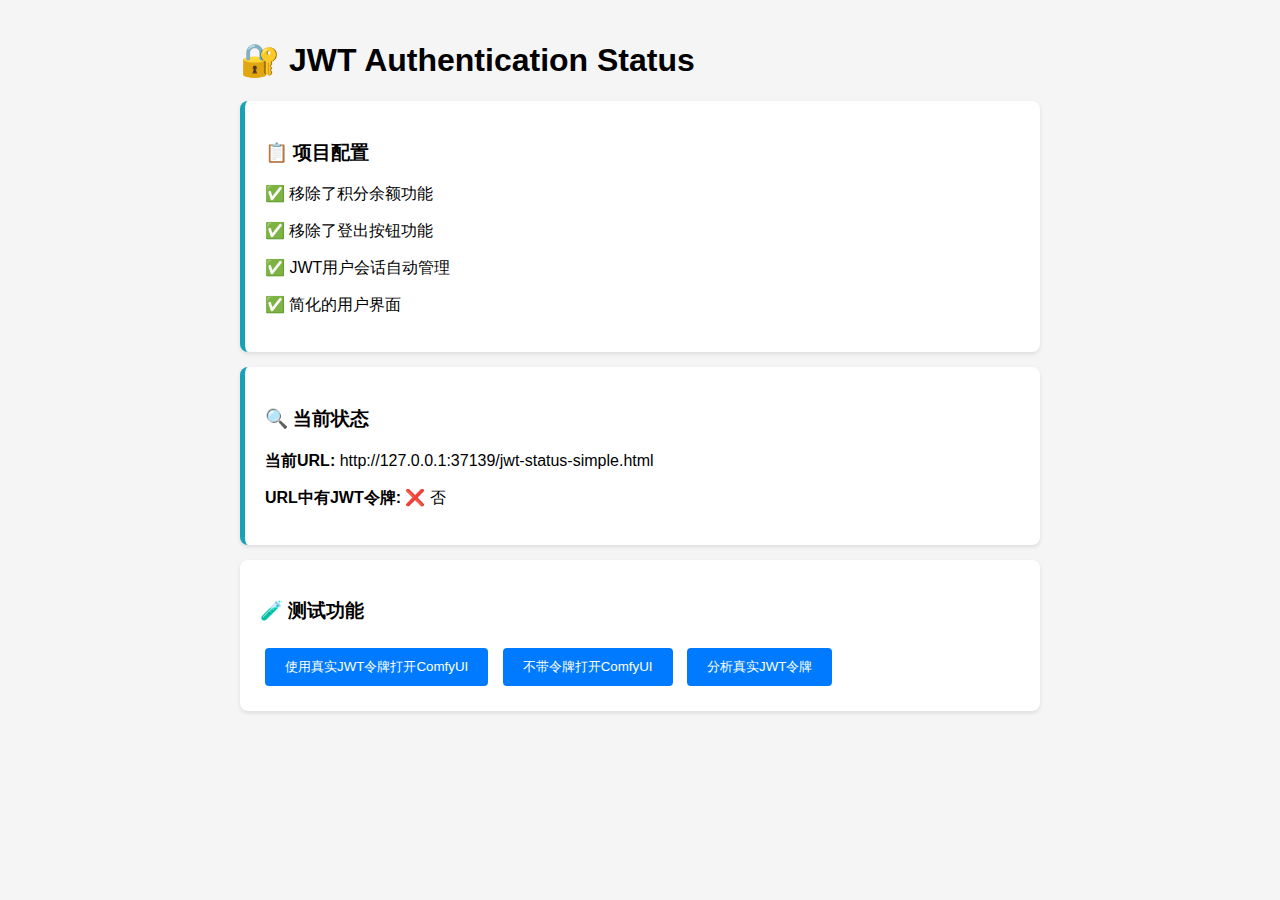
<file: jwt-status-simple.html>
<!DOCTYPE html>
<html lang="en">
<head>
    <meta charset="UTF-8">
    <meta name="viewport" content="width=device-width, initial-scale=1.0">
    <title>JWT Status - Simplified</title>
    <style>
        body {
            font-family: Arial, sans-serif;
            max-width: 800px;
            margin: 0 auto;
            padding: 20px;
            background-color: #f5f5f5;
        }
        .card {
            background: white;
            padding: 20px;
            border-radius: 8px;
            margin: 15px 0;
            box-shadow: 0 2px 4px rgba(0,0,0,0.1);
        }
        .success { border-left: 5px solid #28a745; }
        .info { border-left: 5px solid #17a2b8; }
        .warning { border-left: 5px solid #ffc107; }
        
        button {
            background: #007bff;
            color: white;
            border: none;
            padding: 10px 20px;
            border-radius: 4px;
            cursor: pointer;
            margin: 5px;
        }
        button:hover { background: #0056b3; }
        
        .token-display {
            background: #f8f9fa;
            padding: 10px;
            border-radius: 4px;
            font-family: monospace;
            font-size: 12px;
            word-break: break-all;
            margin: 10px 0;
        }
        
        .user-info {
            background: #e3f2fd;
            padding: 15px;
            border-radius: 4px;
            margin: 10px 0;
        }
    </style>
</head>
<body>
    <h1>🔐 JWT Authentication Status</h1>
    
    <div class="card info">
        <h3>📋 项目配置</h3>
        <p>✅ 移除了积分余额功能</p>
        <p>✅ 移除了登出按钮功能</p>
        <p>✅ JWT用户会话自动管理</p>
        <p>✅ 简化的用户界面</p>
    </div>

    <div class="card" id="currentStatus">
        <h3>🔍 当前状态</h3>
        <div id="statusInfo">检查中...</div>
    </div>

    <div class="card">
        <h3>🧪 测试功能</h3>
        <button onclick="openComfyUIWithRealToken()">使用真实JWT令牌打开ComfyUI</button>
        <button onclick="openComfyUIWithoutToken()">不带令牌打开ComfyUI</button>
        <button onclick="analyzeRealToken()">分析真实JWT令牌</button>
    </div>

    <div id="tokenAnalysis"></div>

    <script>
        // 真实的JWT令牌
        const realToken = "eyJhbGciOiJSUzI1NiIsInR5cCI6IkpXVCJ9.[base64].[base64]";

        function parseJwtPayload(token) {
            try {
                const parts = token.split('.');
                if (parts.length !== 3) return null;
                const payload = parts[1];
                const paddedPayload = payload + '='.repeat((4 - payload.length % 4) % 4);
                const decoded = atob(paddedPayload);
                return JSON.parse(decoded);
            } catch (error) {
                return null;
            }
        }

        function checkCurrentStatus() {
            const urlParams = new URLSearchParams(window.location.search);
            const hasToken = urlParams.has('token');
            const token = urlParams.get('token');
            
            let statusHtml = `
                <p><strong>当前URL:</strong> ${window.location.href}</p>
                <p><strong>URL中有JWT令牌:</strong> ${hasToken ? '✅ 是' : '❌ 否'}</p>
            `;

            if (hasToken && token) {
                const payload = parseJwtPayload(token);
                if (payload) {
                    const isExpired = payload.exp < Math.floor(Date.now() / 1000);
                    const timeLeft = payload.exp - Math.floor(Date.now() / 1000);
                    
                    statusHtml += `
                        <div class="user-info">
                            <h4>🔑 JWT令牌信息</h4>
                            <p><strong>用户:</strong> ${payload.username}</p>
                            <p><strong>邮箱:</strong> ${payload.email}</p>
                            <p><strong>角色:</strong> ${payload.role}</p>
                            <p><strong>权限:</strong> ${payload.permissions.length > 0 ? payload.permissions.join(', ') : '无'}</p>
                            <p><strong>状态:</strong> ${isExpired ? '❌ 已过期' : '✅ 有效'}</p>
                            <p><strong>剩余时间:</strong> ${timeLeft > 0 ? Math.floor(timeLeft / 60) + ' 分钟' : '已过期'}</p>
                        </div>
                    `;
                    
                    document.getElementById('currentStatus').className = `card ${isExpired ? 'warning' : 'success'}`;
                } else {
                    statusHtml += '<p>❌ 令牌格式无效</p>';
                    document.getElementById('currentStatus').className = 'card warning';
                }
            } else {
                document.getElementById('currentStatus').className = 'card info';
            }

            document.getElementById('statusInfo').innerHTML = statusHtml;
        }

        function openComfyUIWithRealToken() {
            const url = `http://localhost:5173/?token=${encodeURIComponent(realToken)}`;
            window.open(url, '_blank');
        }

        function openComfyUIWithoutToken() {
            window.open('http://localhost:5173/', '_blank');
        }

        function analyzeRealToken() {
            const payload = parseJwtPayload(realToken);
            if (!payload) {
                document.getElementById('tokenAnalysis').innerHTML = `
                    <div class="card warning">
                        <h3>❌ 令牌解析失败</h3>
                    </div>
                `;
                return;
            }

            const isExpired = payload.exp < Math.floor(Date.now() / 1000);
            const timeLeft = payload.exp - Math.floor(Date.now() / 1000);

            document.getElementById('tokenAnalysis').innerHTML = `
                <div class="card ${isExpired ? 'warning' : 'success'}">
                    <h3>🔍 真实JWT令牌分析</h3>
                    
                    <div class="user-info">
                        <h4>👤 用户信息</h4>
                        <p><strong>用户ID:</strong> ${payload.user_id}</p>
                        <p><strong>用户名:</strong> ${payload.username}</p>
                        <p><strong>邮箱:</strong> ${payload.email}</p>
                        <p><strong>角色:</strong> ${payload.role}</p>
                        <p><strong>权限:</strong> ${payload.permissions.length > 0 ? payload.permissions.join(', ') : '无权限'}</p>
                    </div>

                    <div class="user-info">
                        <h4>⏰ 时间信息</h4>
                        <p><strong>签发时间:</strong> ${new Date(payload.iat * 1000).toLocaleString()}</p>
                        <p><strong>过期时间:</strong> ${new Date(payload.exp * 1000).toLocaleString()}</p>
                        <p><strong>状态:</strong> ${isExpired ? '❌ 已过期' : '✅ 有效'}</p>
                        <p><strong>剩余时间:</strong> ${timeLeft > 0 ? Math.floor(timeLeft / 60) + ' 分钟' : '已过期'}</p>
                    </div>

                    <div class="user-info">
                        <h4>🏢 发行信息</h4>
                        <p><strong>发行者:</strong> ${payload.iss}</p>
                        <p><strong>受众:</strong> ${payload.aud}</p>
                        <p><strong>主题:</strong> ${payload.sub}</p>
                        <p><strong>类型:</strong> ${payload.type}</p>
                    </div>

                    <h4>📄 完整载荷</h4>
                    <div class="token-display">
                        ${JSON.stringify(payload, null, 2)}
                    </div>

                    <h4>🔗 测试链接</h4>
                    <p>
                        <a href="http://localhost:5173/?token=${encodeURIComponent(realToken)}" target="_blank">
                            在ComfyUI中测试此令牌
                        </a>
                    </p>
                </div>
            `;
        }

        // 页面加载时检查状态
        window.onload = checkCurrentStatus;
    </script>
</body>
</html>
</file>
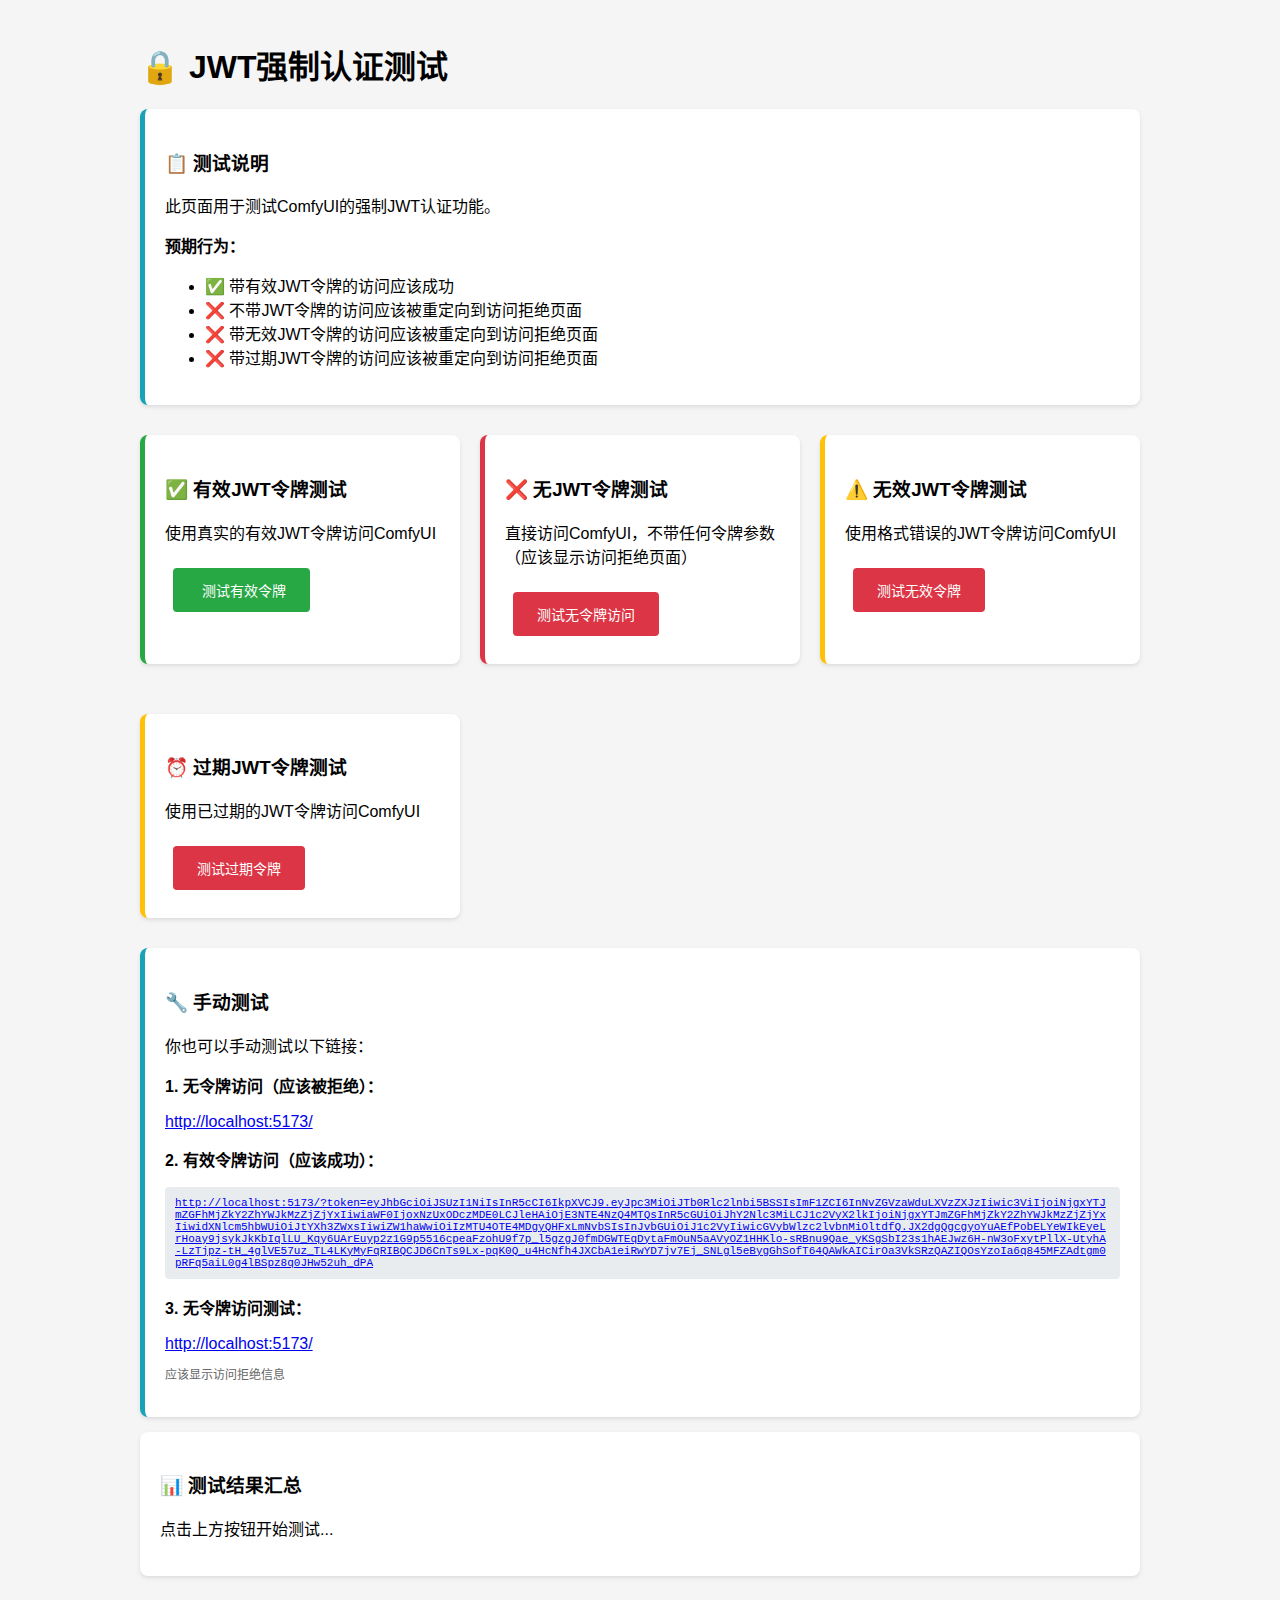
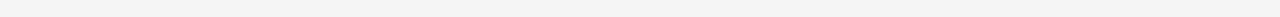
<file: test-jwt-enforcement.html>
<!DOCTYPE html>
<html lang="zh-CN">
<head>
    <meta charset="UTF-8">
    <meta name="viewport" content="width=device-width, initial-scale=1.0">
    <title>JWT强制认证测试</title>
    <style>
        body {
            font-family: Arial, sans-serif;
            max-width: 1000px;
            margin: 0 auto;
            padding: 20px;
            background-color: #f5f5f5;
        }
        .test-card {
            background: white;
            padding: 20px;
            border-radius: 8px;
            margin: 15px 0;
            box-shadow: 0 2px 4px rgba(0,0,0,0.1);
        }
        .success { border-left: 5px solid #28a745; }
        .warning { border-left: 5px solid #ffc107; }
        .error { border-left: 5px solid #dc3545; }
        .info { border-left: 5px solid #17a2b8; }
        
        button {
            background: #007bff;
            color: white;
            border: none;
            padding: 12px 24px;
            border-radius: 4px;
            cursor: pointer;
            margin: 8px;
            font-size: 14px;
        }
        button:hover { background: #0056b3; }
        button.danger { background: #dc3545; }
        button.danger:hover { background: #c82333; }
        button.success { background: #28a745; }
        button.success:hover { background: #218838; }
        
        .test-grid {
            display: grid;
            grid-template-columns: repeat(auto-fit, minmax(300px, 1fr));
            gap: 20px;
        }
        
        .result {
            background: #f8f9fa;
            padding: 15px;
            border-radius: 4px;
            margin: 10px 0;
            font-family: monospace;
            font-size: 12px;
        }
        
        .token-display {
            background: #e9ecef;
            padding: 10px;
            border-radius: 4px;
            word-break: break-all;
            font-family: monospace;
            font-size: 11px;
            margin: 10px 0;
        }
    </style>
</head>
<body>
    <h1>🔒 JWT强制认证测试</h1>
    
    <div class="test-card info">
        <h3>📋 测试说明</h3>
        <p>此页面用于测试ComfyUI的强制JWT认证功能。</p>
        <p><strong>预期行为：</strong></p>
        <ul>
            <li>✅ 带有效JWT令牌的访问应该成功</li>
            <li>❌ 不带JWT令牌的访问应该被重定向到访问拒绝页面</li>
            <li>❌ 带无效JWT令牌的访问应该被重定向到访问拒绝页面</li>
            <li>❌ 带过期JWT令牌的访问应该被重定向到访问拒绝页面</li>
        </ul>
    </div>

    <div class="test-grid">
        <div class="test-card success">
            <h3>✅ 有效JWT令牌测试</h3>
            <p>使用真实的有效JWT令牌访问ComfyUI</p>
            <button onclick="testValidToken()" class="success">测试有效令牌</button>
            <div id="validTokenResult"></div>
        </div>

        <div class="test-card error">
            <h3>❌ 无JWT令牌测试</h3>
            <p>直接访问ComfyUI，不带任何令牌参数（应该显示访问拒绝页面）</p>
            <button onclick="testNoToken()" class="danger">测试无令牌访问</button>
            <div id="noTokenResult"></div>
        </div>

        <div class="test-card warning">
            <h3>⚠️ 无效JWT令牌测试</h3>
            <p>使用格式错误的JWT令牌访问ComfyUI</p>
            <button onclick="testInvalidToken()" class="danger">测试无效令牌</button>
            <div id="invalidTokenResult"></div>
        </div>

        <div class="test-card warning">
            <h3>⏰ 过期JWT令牌测试</h3>
            <p>使用已过期的JWT令牌访问ComfyUI</p>
            <button onclick="testExpiredToken()" class="danger">测试过期令牌</button>
            <div id="expiredTokenResult"></div>
        </div>
    </div>

    <div class="test-card info">
        <h3>🔧 手动测试</h3>
        <p>你也可以手动测试以下链接：</p>
        <div style="margin: 15px 0;">
            <p><strong>1. 无令牌访问（应该被拒绝）：</strong></p>
            <a href="http://localhost:5173/" target="_blank">http://localhost:5173/</a>
        </div>
        <div style="margin: 15px 0;">
            <p><strong>2. 有效令牌访问（应该成功）：</strong></p>
            <div class="token-display" id="validTokenLink">生成中...</div>
        </div>
        <div style="margin: 15px 0;">
            <p><strong>3. 无令牌访问测试：</strong></p>
            <a href="http://localhost:5173/" target="_blank">http://localhost:5173/</a>
            <p style="font-size: 12px; color: #666;">应该显示访问拒绝信息</p>
        </div>
    </div>

    <div class="test-card">
        <h3>📊 测试结果汇总</h3>
        <div id="testSummary">
            <p>点击上方按钮开始测试...</p>
        </div>
    </div>

    <script>
        // 真实的JWT令牌
        const realToken = "eyJhbGciOiJSUzI1NiIsInR5cCI6IkpXVCJ9.[base64].[base64]";

        let testResults = {
            validToken: null,
            noToken: null,
            invalidToken: null,
            expiredToken: null
        };

        function generateExpiredToken() {
            // 生成一个已过期的测试令牌
            const header = btoa(JSON.stringify({"alg": "HS256", "typ": "JWT"}));
            const payload = btoa(JSON.stringify({
                "iss": "SoDesign.AI",
                "aud": "sodesign-users",
                "sub": "test-user",
                "iat": Math.floor(Date.now() / 1000) - 7200, // 2小时前
                "exp": Math.floor(Date.now() / 1000) - 3600, // 1小时前过期
                "type": "access",
                "user_id": "test-user",
                "username": "测试用户",
                "email": "test@example.com",
                "role": "user",
                "permissions": []
            }));
            return `${header}.${payload}.fake-signature`;
        }

        function testValidToken() {
            const url = `http://localhost:5173/?token=${encodeURIComponent(realToken)}`;
            document.getElementById('validTokenResult').innerHTML = `
                <div class="result">
                    <strong>测试URL:</strong><br>
                    ${url}<br><br>
                    <strong>预期结果:</strong> 应该成功加载ComfyUI界面<br>
                    <strong>操作:</strong> 在新窗口中打开...
                </div>
            `;
            window.open(url, '_blank');
            testResults.validToken = 'tested';
            updateSummary();
        }

        function testNoToken() {
            const url = 'http://localhost:5173/';
            document.getElementById('noTokenResult').innerHTML = `
                <div class="result">
                    <strong>测试URL:</strong><br>
                    ${url}<br><br>
                    <strong>预期结果:</strong> 应该显示访问拒绝信息<br>
                    <strong>操作:</strong> 在新窗口中打开...
                </div>
            `;
            window.open(url, '_blank');
            testResults.noToken = 'tested';
            updateSummary();
        }

        function testInvalidToken() {
            const invalidToken = 'invalid.jwt.token';
            const url = `http://localhost:5173/?token=${encodeURIComponent(invalidToken)}`;
            document.getElementById('invalidTokenResult').innerHTML = `
                <div class="result">
                    <strong>测试URL:</strong><br>
                    ${url}<br><br>
                    <strong>预期结果:</strong> 应该重定向到访问拒绝页面<br>
                    <strong>操作:</strong> 在新窗口中打开...
                </div>
            `;
            window.open(url, '_blank');
            testResults.invalidToken = 'tested';
            updateSummary();
        }

        function testExpiredToken() {
            const expiredToken = generateExpiredToken();
            const url = `http://localhost:5173/?token=${encodeURIComponent(expiredToken)}`;
            document.getElementById('expiredTokenResult').innerHTML = `
                <div class="result">
                    <strong>测试URL:</strong><br>
                    ${url}<br><br>
                    <strong>预期结果:</strong> 应该重定向到访问拒绝页面<br>
                    <strong>操作:</strong> 在新窗口中打开...
                </div>
            `;
            window.open(url, '_blank');
            testResults.expiredToken = 'tested';
            updateSummary();
        }

        function updateSummary() {
            const tested = Object.values(testResults).filter(r => r === 'tested').length;
            const total = Object.keys(testResults).length;
            
            document.getElementById('testSummary').innerHTML = `
                <p><strong>测试进度:</strong> ${tested}/${total} 项测试已执行</p>
                <p><strong>说明:</strong> 请检查新打开的窗口中的行为是否符合预期。</p>
                <ul>
                    <li>✅ 有效令牌测试: ${testResults.validToken ? '已执行' : '未执行'}</li>
                    <li>❌ 无令牌测试: ${testResults.noToken ? '已执行' : '未执行'}</li>
                    <li>❌ 无效令牌测试: ${testResults.invalidToken ? '已执行' : '未执行'}</li>
                    <li>❌ 过期令牌测试: ${testResults.expiredToken ? '已执行' : '未执行'}</li>
                </ul>
            `;
        }

        // 页面加载时生成有效令牌链接
        window.onload = function() {
            const validUrl = `http://localhost:5173/?token=${encodeURIComponent(realToken)}`;
            document.getElementById('validTokenLink').innerHTML = `
                <a href="${validUrl}" target="_blank">${validUrl}</a>
            `;
        };
    </script>
</body>
</html>
</file>
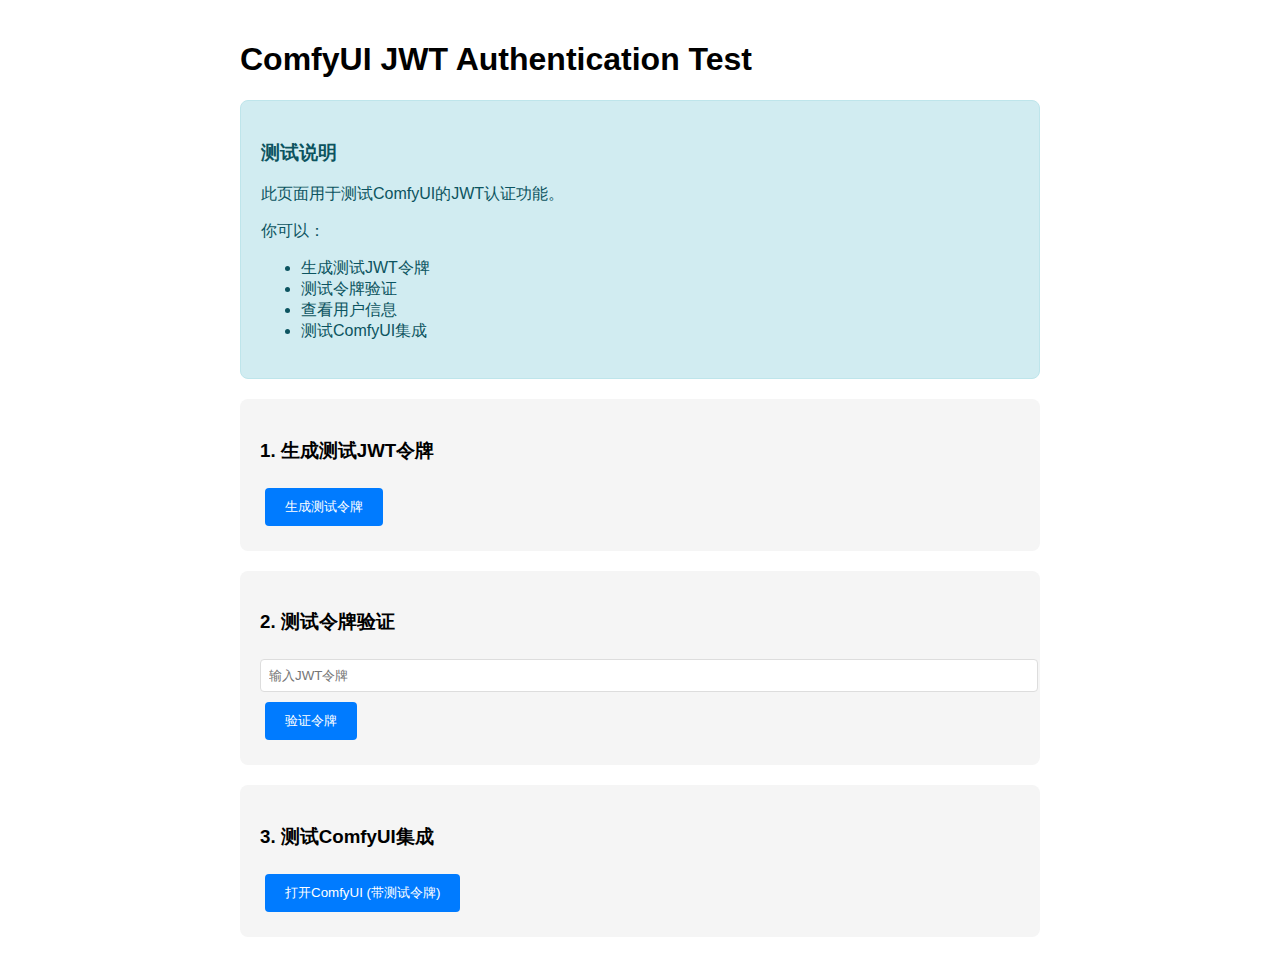
<file: test-jwt.html>
<!DOCTYPE html>
<html lang="en">
<head>
    <meta charset="UTF-8">
    <meta name="viewport" content="width=device-width, initial-scale=1.0">
    <title>JWT Authentication Test</title>
    <style>
        body {
            font-family: Arial, sans-serif;
            max-width: 800px;
            margin: 0 auto;
            padding: 20px;
        }
        .container {
            background: #f5f5f5;
            padding: 20px;
            border-radius: 8px;
            margin: 20px 0;
        }
        .success {
            background: #d4edda;
            border: 1px solid #c3e6cb;
            color: #155724;
        }
        .error {
            background: #f8d7da;
            border: 1px solid #f5c6cb;
            color: #721c24;
        }
        .info {
            background: #d1ecf1;
            border: 1px solid #bee5eb;
            color: #0c5460;
        }
        button {
            background: #007bff;
            color: white;
            border: none;
            padding: 10px 20px;
            border-radius: 4px;
            cursor: pointer;
            margin: 5px;
        }
        button:hover {
            background: #0056b3;
        }
        input[type="text"] {
            width: 100%;
            padding: 8px;
            border: 1px solid #ddd;
            border-radius: 4px;
            margin: 5px 0;
        }
        pre {
            background: #f8f9fa;
            padding: 10px;
            border-radius: 4px;
            overflow-x: auto;
        }
    </style>
</head>
<body>
    <h1>ComfyUI JWT Authentication Test</h1>
    
    <div class="container info">
        <h3>测试说明</h3>
        <p>此页面用于测试ComfyUI的JWT认证功能。</p>
        <p>你可以：</p>
        <ul>
            <li>生成测试JWT令牌</li>
            <li>测试令牌验证</li>
            <li>查看用户信息</li>
            <li>测试ComfyUI集成</li>
        </ul>
    </div>

    <div class="container">
        <h3>1. 生成测试JWT令牌</h3>
        <button onclick="generateTestToken()">生成测试令牌</button>
        <div id="tokenResult"></div>
    </div>

    <div class="container">
        <h3>2. 测试令牌验证</h3>
        <input type="text" id="tokenInput" placeholder="输入JWT令牌">
        <button onclick="testTokenVerification()">验证令牌</button>
        <div id="verificationResult"></div>
    </div>

    <div class="container">
        <h3>3. 测试ComfyUI集成</h3>
        <button onclick="testComfyUIIntegration()">打开ComfyUI (带测试令牌)</button>
        <div id="integrationResult"></div>
    </div>

    <script>
        // 生成测试JWT令牌
        function generateTestToken() {
            const header = {
                "alg": "HS256",
                "typ": "JWT"
            };

            const payload = {
                "iss": "SoDesign.AI",
                "aud": "sodesign-users",
                "sub": "test-user-123",
                "iat": Math.floor(Date.now() / 1000),
                "exp": Math.floor(Date.now() / 1000) + 3600, // 1小时后过期
                "type": "access",
                "user_id": "test-user-123",
                "username": "测试用户",
                "email": "test@sodesign.ai",
                "role": "user",
                "permissions": ["workflow_create", "workflow_edit", "workflow_view"]
            };

            // 注意：这只是一个模拟令牌，实际应用中需要服务器端签名
            const encodedHeader = btoa(JSON.stringify(header));
            const encodedPayload = btoa(JSON.stringify(payload));
            const signature = "test-signature"; // 实际应用中这应该是真实的签名

            const token = `${encodedHeader}.${encodedPayload}.${signature}`;

            document.getElementById('tokenInput').value = token;
            document.getElementById('tokenResult').innerHTML = `
                <div class="container success">
                    <h4>生成的测试令牌：</h4>
                    <pre>${token}</pre>
                    <h4>载荷内容：</h4>
                    <pre>${JSON.stringify(payload, null, 2)}</pre>
                </div>
            `;
        }

        // 测试令牌验证
        async function testTokenVerification() {
            const token = document.getElementById('tokenInput').value;
            if (!token) {
                alert('请先输入或生成JWT令牌');
                return;
            }

            try {
                const response = await fetch('http://192.168.1.17:5000/api/comfyui/verify_token', {
                    method: 'POST',
                    headers: {
                        'Content-Type': 'application/json'
                    },
                    body: JSON.stringify({ token })
                });

                const result = await response.json();

                if (response.ok && result.authenticated) {
                    document.getElementById('verificationResult').innerHTML = `
                        <div class="container success">
                            <h4>验证成功！</h4>
                            <pre>${JSON.stringify(result, null, 2)}</pre>
                        </div>
                    `;
                } else {
                    document.getElementById('verificationResult').innerHTML = `
                        <div class="container error">
                            <h4>验证失败</h4>
                            <pre>${JSON.stringify(result, null, 2)}</pre>
                        </div>
                    `;
                }
            } catch (error) {
                document.getElementById('verificationResult').innerHTML = `
                    <div class="container error">
                        <h4>请求失败</h4>
                        <p>错误: ${error.message}</p>
                        <p>请确保验证API服务器正在运行在 http://192.168.1.17:5000</p>
                    </div>
                `;
            }
        }

        // 测试ComfyUI集成
        function testComfyUIIntegration() {
            const token = document.getElementById('tokenInput').value;
            if (!token) {
                alert('请先输入或生成JWT令牌');
                return;
            }

            const comfyUIUrl = `http://localhost:5173/?token=${encodeURIComponent(token)}`;
            
            document.getElementById('integrationResult').innerHTML = `
                <div class="container info">
                    <h4>ComfyUI集成测试</h4>
                    <p>将在新窗口中打开ComfyUI，带有JWT令牌参数。</p>
                    <p>URL: <a href="${comfyUIUrl}" target="_blank">${comfyUIUrl}</a></p>
                    <p>请检查：</p>
                    <ul>
                        <li>浏览器控制台中的JWT认证日志</li>
                        <li>设置->用户 面板中的用户信息</li>
                        <li>用户角色和权限显示</li>
                    </ul>
                </div>
            `;

            // 在新窗口中打开ComfyUI
            window.open(comfyUIUrl, '_blank');
        }

        // 页面加载时自动生成测试令牌
        window.onload = function() {
            generateTestToken();
        };
    </script>
</body>
</html>
</file>
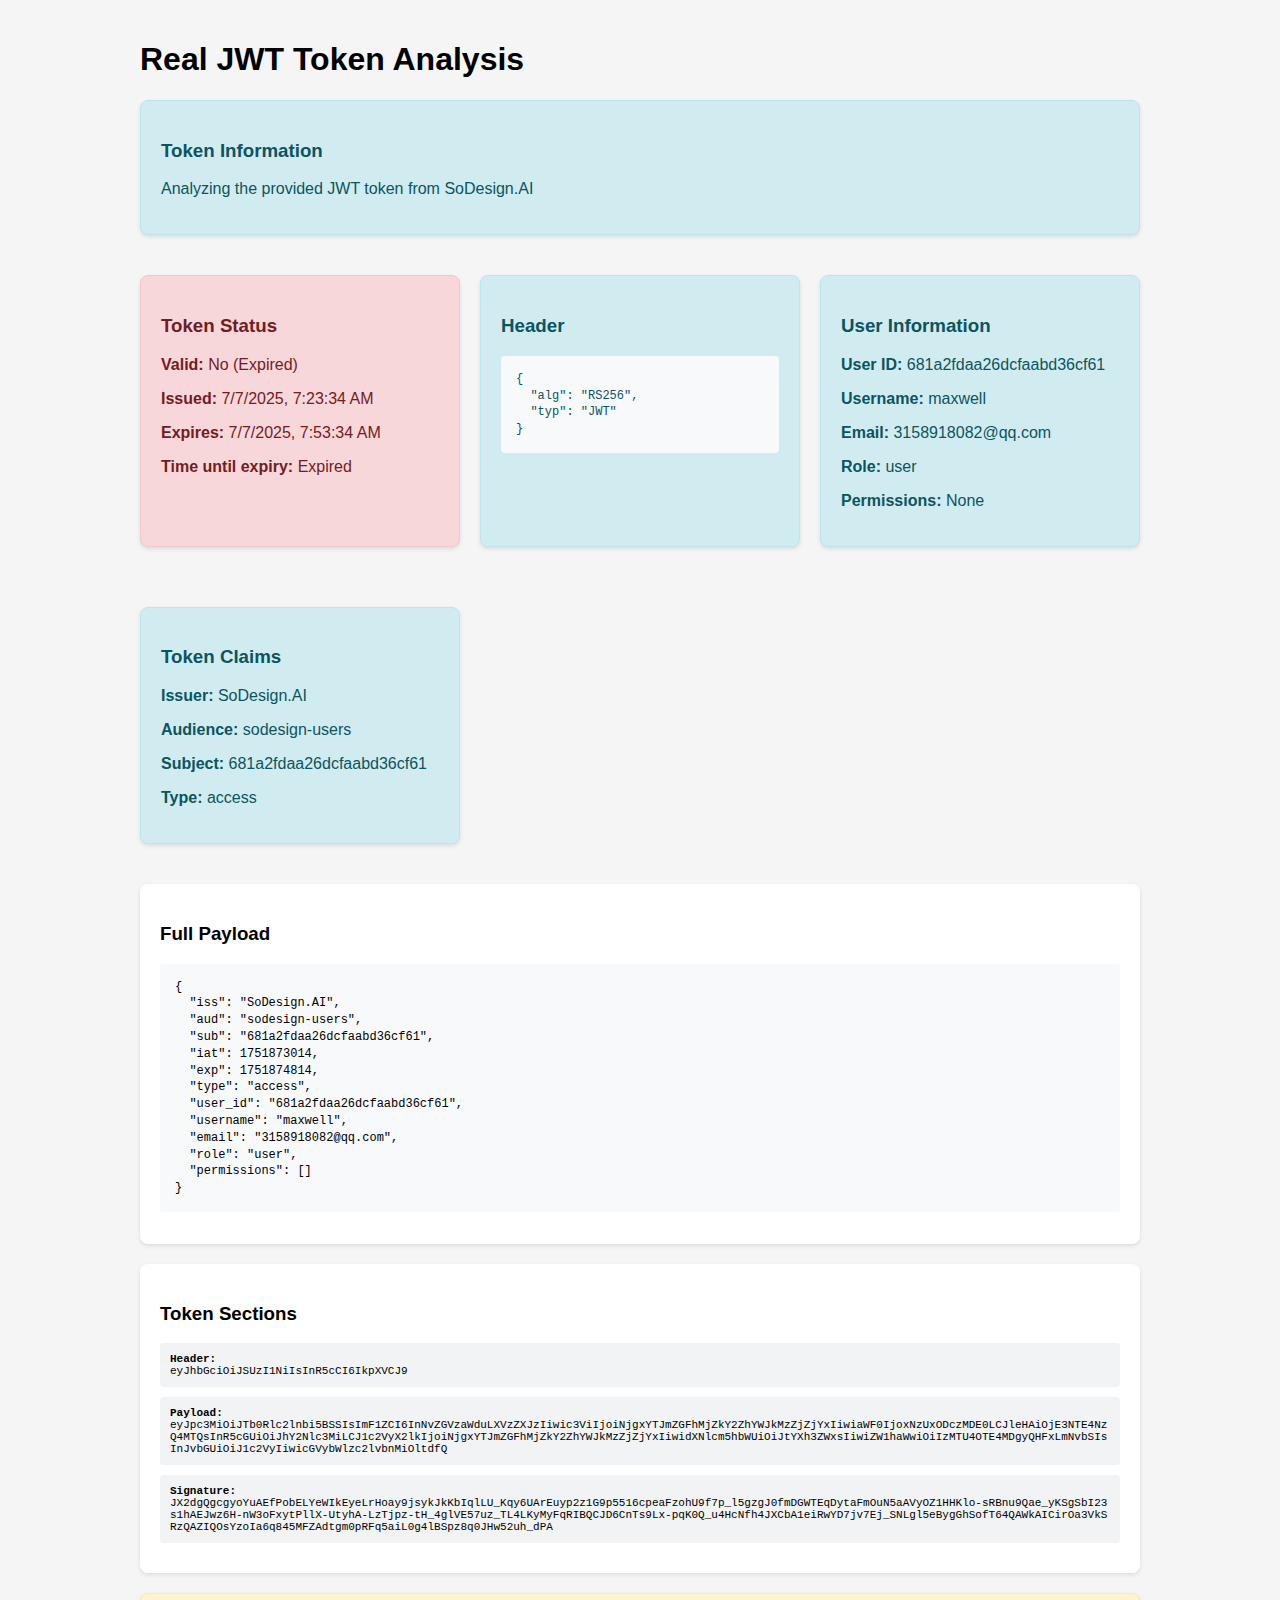
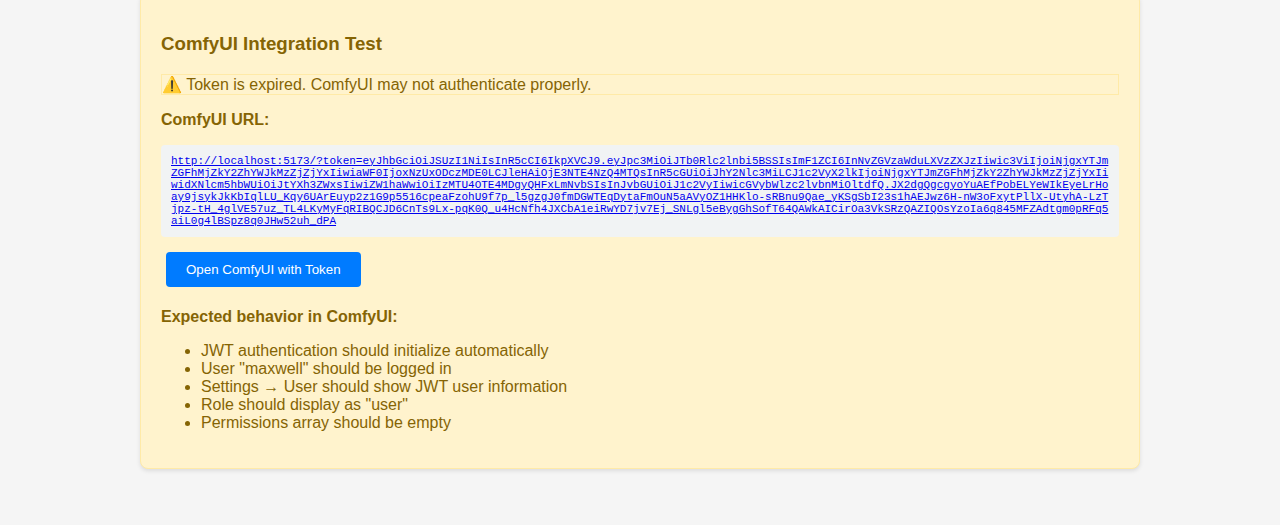
<file: test-real-jwt.html>
<!DOCTYPE html>
<html lang="en">
<head>
    <meta charset="UTF-8">
    <meta name="viewport" content="width=device-width, initial-scale=1.0">
    <title>Real JWT Token Test</title>
    <style>
        body {
            font-family: Arial, sans-serif;
            max-width: 1000px;
            margin: 0 auto;
            padding: 20px;
            background-color: #f5f5f5;
        }
        .container {
            background: white;
            padding: 20px;
            border-radius: 8px;
            margin: 20px 0;
            box-shadow: 0 2px 4px rgba(0,0,0,0.1);
        }
        .success {
            background: #d4edda;
            border: 1px solid #c3e6cb;
            color: #155724;
        }
        .error {
            background: #f8d7da;
            border: 1px solid #f5c6cb;
            color: #721c24;
        }
        .info {
            background: #d1ecf1;
            border: 1px solid #bee5eb;
            color: #0c5460;
        }
        .warning {
            background: #fff3cd;
            border: 1px solid #ffeaa7;
            color: #856404;
        }
        button {
            background: #007bff;
            color: white;
            border: none;
            padding: 10px 20px;
            border-radius: 4px;
            cursor: pointer;
            margin: 5px;
        }
        button:hover {
            background: #0056b3;
        }
        pre {
            background: #f8f9fa;
            padding: 15px;
            border-radius: 4px;
            overflow-x: auto;
            font-size: 12px;
            line-height: 1.4;
        }
        .token-section {
            word-break: break-all;
            font-family: monospace;
            font-size: 11px;
            background: #f1f3f4;
            padding: 10px;
            border-radius: 4px;
            margin: 10px 0;
        }
        .grid {
            display: grid;
            grid-template-columns: repeat(auto-fit, minmax(300px, 1fr));
            gap: 20px;
        }
    </style>
</head>
<body>
    <h1>Real JWT Token Analysis</h1>
    
    <div class="container info">
        <h3>Token Information</h3>
        <p>Analyzing the provided JWT token from SoDesign.AI</p>
    </div>

    <div id="tokenAnalysis"></div>
    <div id="comfyUITest"></div>

    <script>
        // The real JWT token provided
        const realToken = "eyJhbGciOiJSUzI1NiIsInR5cCI6IkpXVCJ9.[base64].[base64]";

        function parseJwtPayload(token) {
            try {
                const parts = token.split('.');
                if (parts.length !== 3) {
                    return null;
                }

                const payload = parts[1];
                // Add padding if needed
                const paddedPayload = payload + '='.repeat((4 - payload.length % 4) % 4);
                const decoded = atob(paddedPayload);
                return JSON.parse(decoded);
            } catch (error) {
                console.error('Failed to parse JWT payload:', error);
                return null;
            }
        }

        function parseJwtHeader(token) {
            try {
                const parts = token.split('.');
                if (parts.length !== 3) {
                    return null;
                }

                const header = parts[0];
                // Add padding if needed
                const paddedHeader = header + '='.repeat((4 - header.length % 4) % 4);
                const decoded = atob(paddedHeader);
                return JSON.parse(decoded);
            } catch (error) {
                console.error('Failed to parse JWT header:', error);
                return null;
            }
        }

        function isTokenExpired(payload) {
            const now = Math.floor(Date.now() / 1000);
            return payload.exp < now;
        }

        function formatTimestamp(timestamp) {
            return new Date(timestamp * 1000).toLocaleString();
        }

        function analyzeToken() {
            const header = parseJwtHeader(realToken);
            const payload = parseJwtPayload(realToken);
            
            if (!header || !payload) {
                document.getElementById('tokenAnalysis').innerHTML = `
                    <div class="container error">
                        <h3>Token Analysis Failed</h3>
                        <p>Unable to parse the JWT token.</p>
                    </div>
                `;
                return;
            }

            const isExpired = isTokenExpired(payload);
            const timeUntilExpiry = payload.exp - Math.floor(Date.now() / 1000);
            
            document.getElementById('tokenAnalysis').innerHTML = `
                <div class="grid">
                    <div class="container ${isExpired ? 'error' : 'success'}">
                        <h3>Token Status</h3>
                        <p><strong>Valid:</strong> ${!isExpired ? 'Yes' : 'No (Expired)'}</p>
                        <p><strong>Issued:</strong> ${formatTimestamp(payload.iat)}</p>
                        <p><strong>Expires:</strong> ${formatTimestamp(payload.exp)}</p>
                        <p><strong>Time until expiry:</strong> ${timeUntilExpiry > 0 ? Math.floor(timeUntilExpiry / 60) + ' minutes' : 'Expired'}</p>
                    </div>

                    <div class="container info">
                        <h3>Header</h3>
                        <pre>${JSON.stringify(header, null, 2)}</pre>
                    </div>

                    <div class="container info">
                        <h3>User Information</h3>
                        <p><strong>User ID:</strong> ${payload.user_id}</p>
                        <p><strong>Username:</strong> ${payload.username}</p>
                        <p><strong>Email:</strong> ${payload.email}</p>
                        <p><strong>Role:</strong> ${payload.role}</p>
                        <p><strong>Permissions:</strong> ${payload.permissions.length > 0 ? payload.permissions.join(', ') : 'None'}</p>
                    </div>

                    <div class="container info">
                        <h3>Token Claims</h3>
                        <p><strong>Issuer:</strong> ${payload.iss}</p>
                        <p><strong>Audience:</strong> ${payload.aud}</p>
                        <p><strong>Subject:</strong> ${payload.sub}</p>
                        <p><strong>Type:</strong> ${payload.type}</p>
                    </div>
                </div>

                <div class="container">
                    <h3>Full Payload</h3>
                    <pre>${JSON.stringify(payload, null, 2)}</pre>
                </div>

                <div class="container">
                    <h3>Token Sections</h3>
                    <div class="token-section">
                        <strong>Header:</strong><br>
                        ${realToken.split('.')[0]}
                    </div>
                    <div class="token-section">
                        <strong>Payload:</strong><br>
                        ${realToken.split('.')[1]}
                    </div>
                    <div class="token-section">
                        <strong>Signature:</strong><br>
                        ${realToken.split('.')[2]}
                    </div>
                </div>
            `;

            // Test ComfyUI integration
            testComfyUIIntegration(isExpired);
        }

        function testComfyUIIntegration(isExpired) {
            const comfyUIUrl = `http://localhost:5173/?token=${encodeURIComponent(realToken)}`;
            
            document.getElementById('comfyUITest').innerHTML = `
                <div class="container ${isExpired ? 'warning' : 'success'}">
                    <h3>ComfyUI Integration Test</h3>
                    ${isExpired ? 
                        '<p class="warning">⚠️ Token is expired. ComfyUI may not authenticate properly.</p>' : 
                        '<p class="success">✅ Token is valid and ready for ComfyUI integration.</p>'
                    }
                    <p><strong>ComfyUI URL:</strong></p>
                    <div class="token-section">
                        <a href="${comfyUIUrl}" target="_blank">${comfyUIUrl}</a>
                    </div>
                    <button onclick="window.open('${comfyUIUrl}', '_blank')">
                        Open ComfyUI with Token
                    </button>
                    <p><strong>Expected behavior in ComfyUI:</strong></p>
                    <ul>
                        <li>JWT authentication should initialize automatically</li>
                        <li>User "maxwell" should be logged in</li>
                        <li>Settings → User should show JWT user information</li>
                        <li>Role should display as "user"</li>
                        <li>Permissions array should be empty</li>
                    </ul>
                </div>
            `;
        }

        // Run analysis on page load
        window.onload = analyzeToken;
    </script>
</body>
</html>
</file>
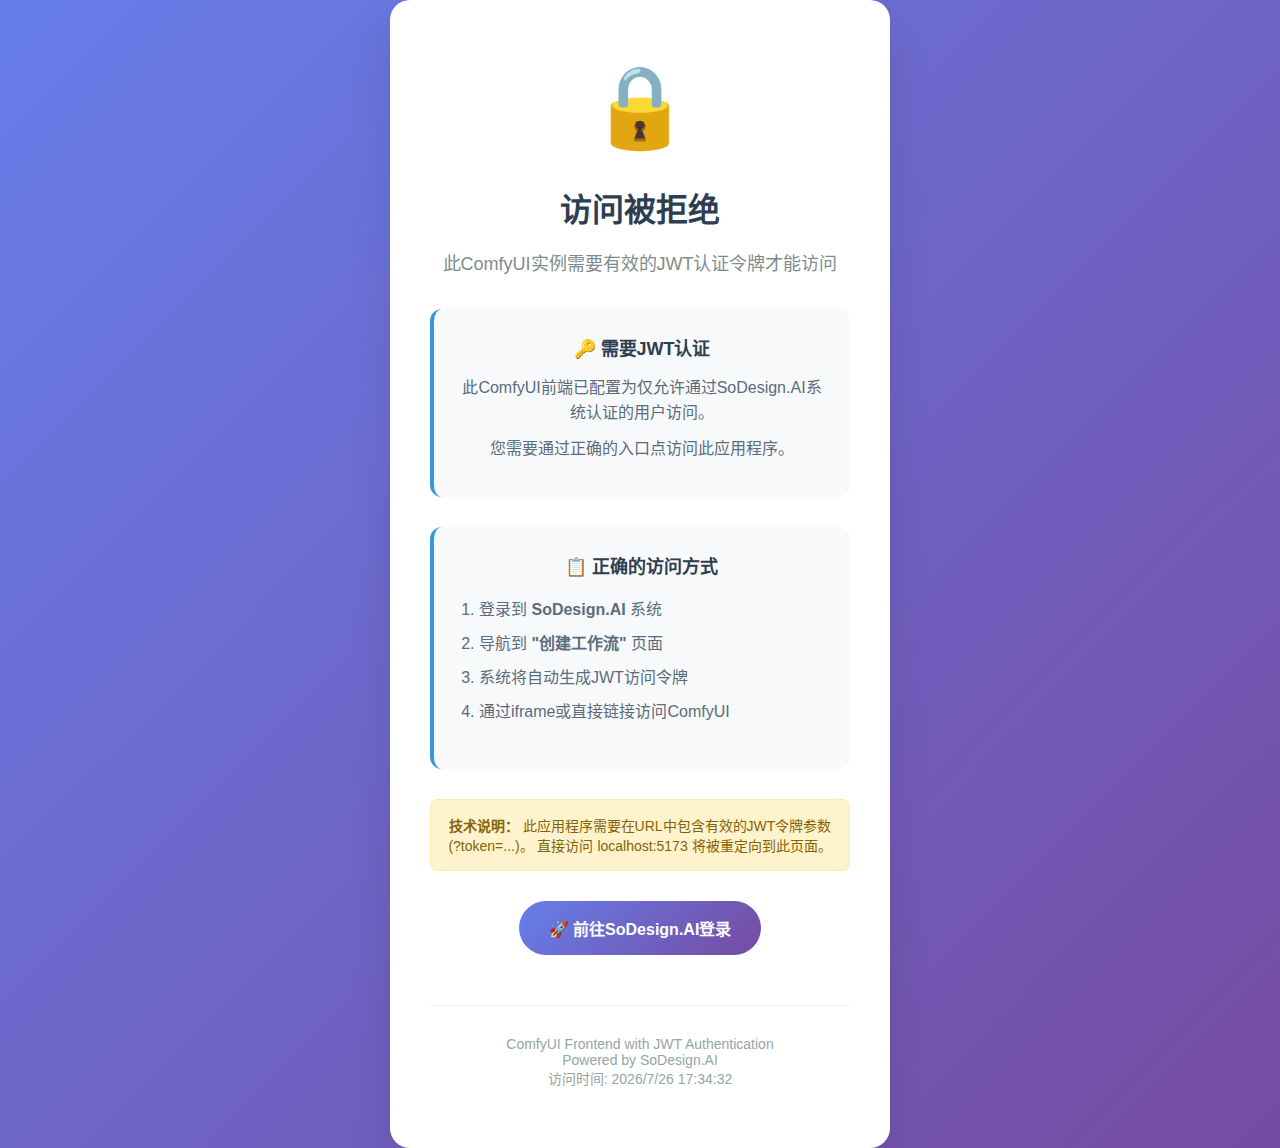
<file: public/access-denied.html>
<!DOCTYPE html>
<html lang="zh-CN">
<head>
    <meta charset="UTF-8">
    <meta name="viewport" content="width=device-width, initial-scale=1.0">
    <title>访问被拒绝 - ComfyUI</title>
    <style>
        * {
            margin: 0;
            padding: 0;
            box-sizing: border-box;
        }

        body {
            font-family: -apple-system, BlinkMacSystemFont, 'Segoe UI', Roboto, 'Helvetica Neue', Arial, sans-serif;
            background: linear-gradient(135deg, #667eea 0%, #764ba2 100%);
            min-height: 100vh;
            display: flex;
            align-items: center;
            justify-content: center;
            color: #333;
        }

        .container {
            background: white;
            border-radius: 20px;
            box-shadow: 0 20px 40px rgba(0, 0, 0, 0.1);
            padding: 60px 40px;
            text-align: center;
            max-width: 500px;
            width: 90%;
        }

        .icon {
            font-size: 80px;
            color: #ff6b6b;
            margin-bottom: 30px;
        }

        h1 {
            font-size: 32px;
            color: #2c3e50;
            margin-bottom: 20px;
            font-weight: 700;
        }

        .subtitle {
            font-size: 18px;
            color: #7f8c8d;
            margin-bottom: 30px;
            line-height: 1.6;
        }

        .info-box {
            background: #f8f9fa;
            border-radius: 12px;
            padding: 25px;
            margin: 30px 0;
            border-left: 4px solid #3498db;
        }

        .info-box h3 {
            color: #2c3e50;
            margin-bottom: 15px;
            font-size: 18px;
        }

        .info-box p {
            color: #5a6c7d;
            line-height: 1.6;
            margin-bottom: 10px;
        }

        .steps {
            text-align: left;
            margin: 20px 0;
        }

        .steps ol {
            padding-left: 20px;
        }

        .steps li {
            margin: 10px 0;
            color: #5a6c7d;
            line-height: 1.5;
        }

        .button {
            display: inline-block;
            background: linear-gradient(135deg, #667eea 0%, #764ba2 100%);
            color: white;
            padding: 15px 30px;
            border-radius: 50px;
            text-decoration: none;
            font-weight: 600;
            font-size: 16px;
            transition: transform 0.3s ease, box-shadow 0.3s ease;
            margin: 10px;
        }

        .button:hover {
            transform: translateY(-2px);
            box-shadow: 0 10px 20px rgba(0, 0, 0, 0.2);
        }

        .footer {
            margin-top: 40px;
            padding-top: 30px;
            border-top: 1px solid #ecf0f1;
            color: #95a5a6;
            font-size: 14px;
        }

        .tech-info {
            background: #fff3cd;
            border: 1px solid #ffeaa7;
            border-radius: 8px;
            padding: 15px;
            margin: 20px 0;
            font-size: 14px;
            color: #856404;
        }

        @media (max-width: 600px) {
            .container {
                padding: 40px 20px;
            }
            
            h1 {
                font-size: 24px;
            }
            
            .subtitle {
                font-size: 16px;
            }
            
            .icon {
                font-size: 60px;
            }
        }
    </style>
</head>
<body>
    <div class="container">
        <div class="icon">🔒</div>
        
        <h1>访问被拒绝</h1>
        <p class="subtitle">此ComfyUI实例需要有效的JWT认证令牌才能访问</p>

        <div class="info-box">
            <h3>🔑 需要JWT认证</h3>
            <p>此ComfyUI前端已配置为仅允许通过SoDesign.AI系统认证的用户访问。</p>
            <p>您需要通过正确的入口点访问此应用程序。</p>
        </div>

        <div class="info-box">
            <h3>📋 正确的访问方式</h3>
            <div class="steps">
                <ol>
                    <li>登录到 <strong>SoDesign.AI</strong> 系统</li>
                    <li>导航到 <strong>"创建工作流"</strong> 页面</li>
                    <li>系统将自动生成JWT访问令牌</li>
                    <li>通过iframe或直接链接访问ComfyUI</li>
                </ol>
            </div>
        </div>

        <div class="tech-info">
            <strong>技术说明：</strong> 
            此应用程序需要在URL中包含有效的JWT令牌参数 (?token=...)。
            直接访问 localhost:5173 将被重定向到此页面。
        </div>

        <a href="http://192.168.1.17:5000/login.html" class="button">
            🚀 前往SoDesign.AI登录
        </a>

        <div class="footer">
            <p>ComfyUI Frontend with JWT Authentication</p>
            <p>Powered by SoDesign.AI</p>
        </div>
    </div>

    <script>
        // 检查是否有令牌参数
        const urlParams = new URLSearchParams(window.location.search);
        const token = urlParams.get('token');
        
        if (token) {
            // 如果有令牌，尝试重定向到主应用
            console.log('检测到JWT令牌，重定向到主应用...');
            window.location.href = `http://localhost:5173/?token=${encodeURIComponent(token)}`;
        }

        // 显示当前时间
        function updateTime() {
            const now = new Date();
            const timeString = now.toLocaleString('zh-CN');
            document.querySelector('.footer').innerHTML += `<p>访问时间: ${timeString}</p>`;
        }

        // 页面加载完成后更新时间
        window.addEventListener('load', updateTime);
    </script>
</body>
</html>
</file>
